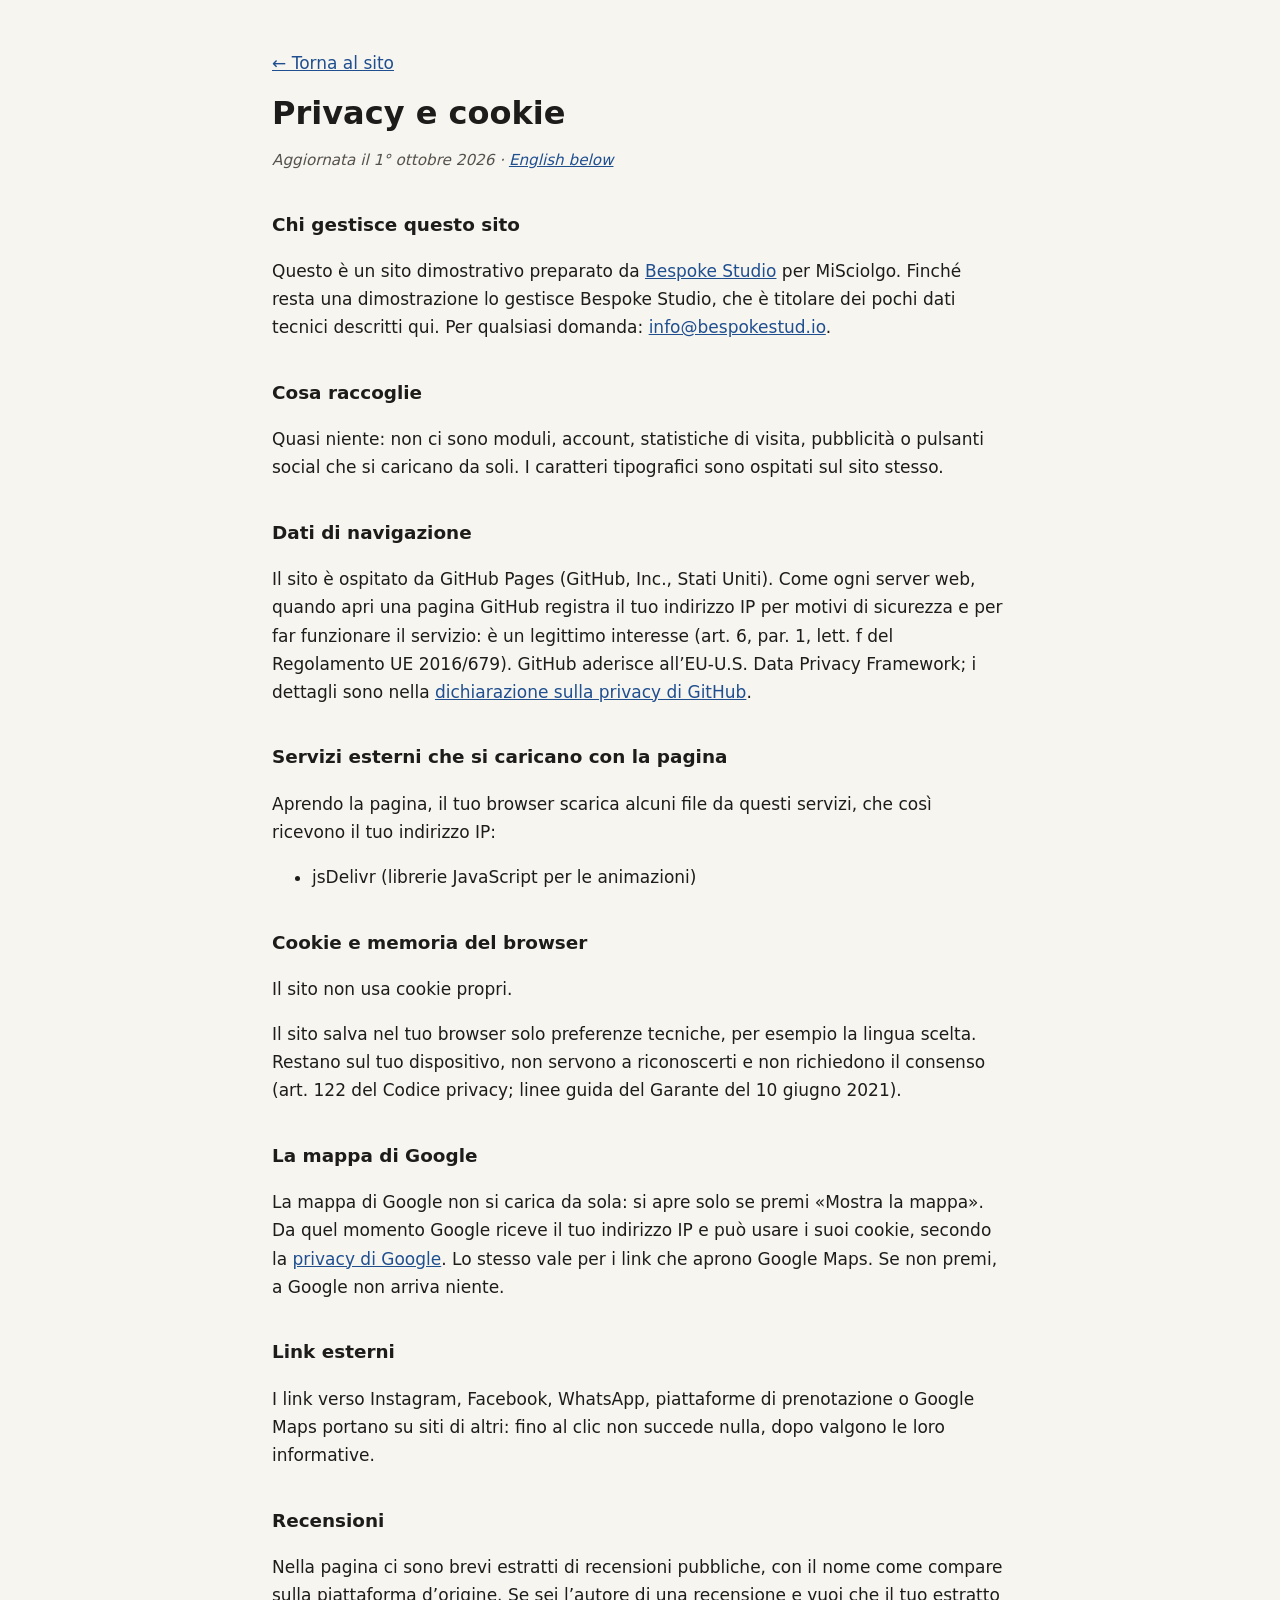
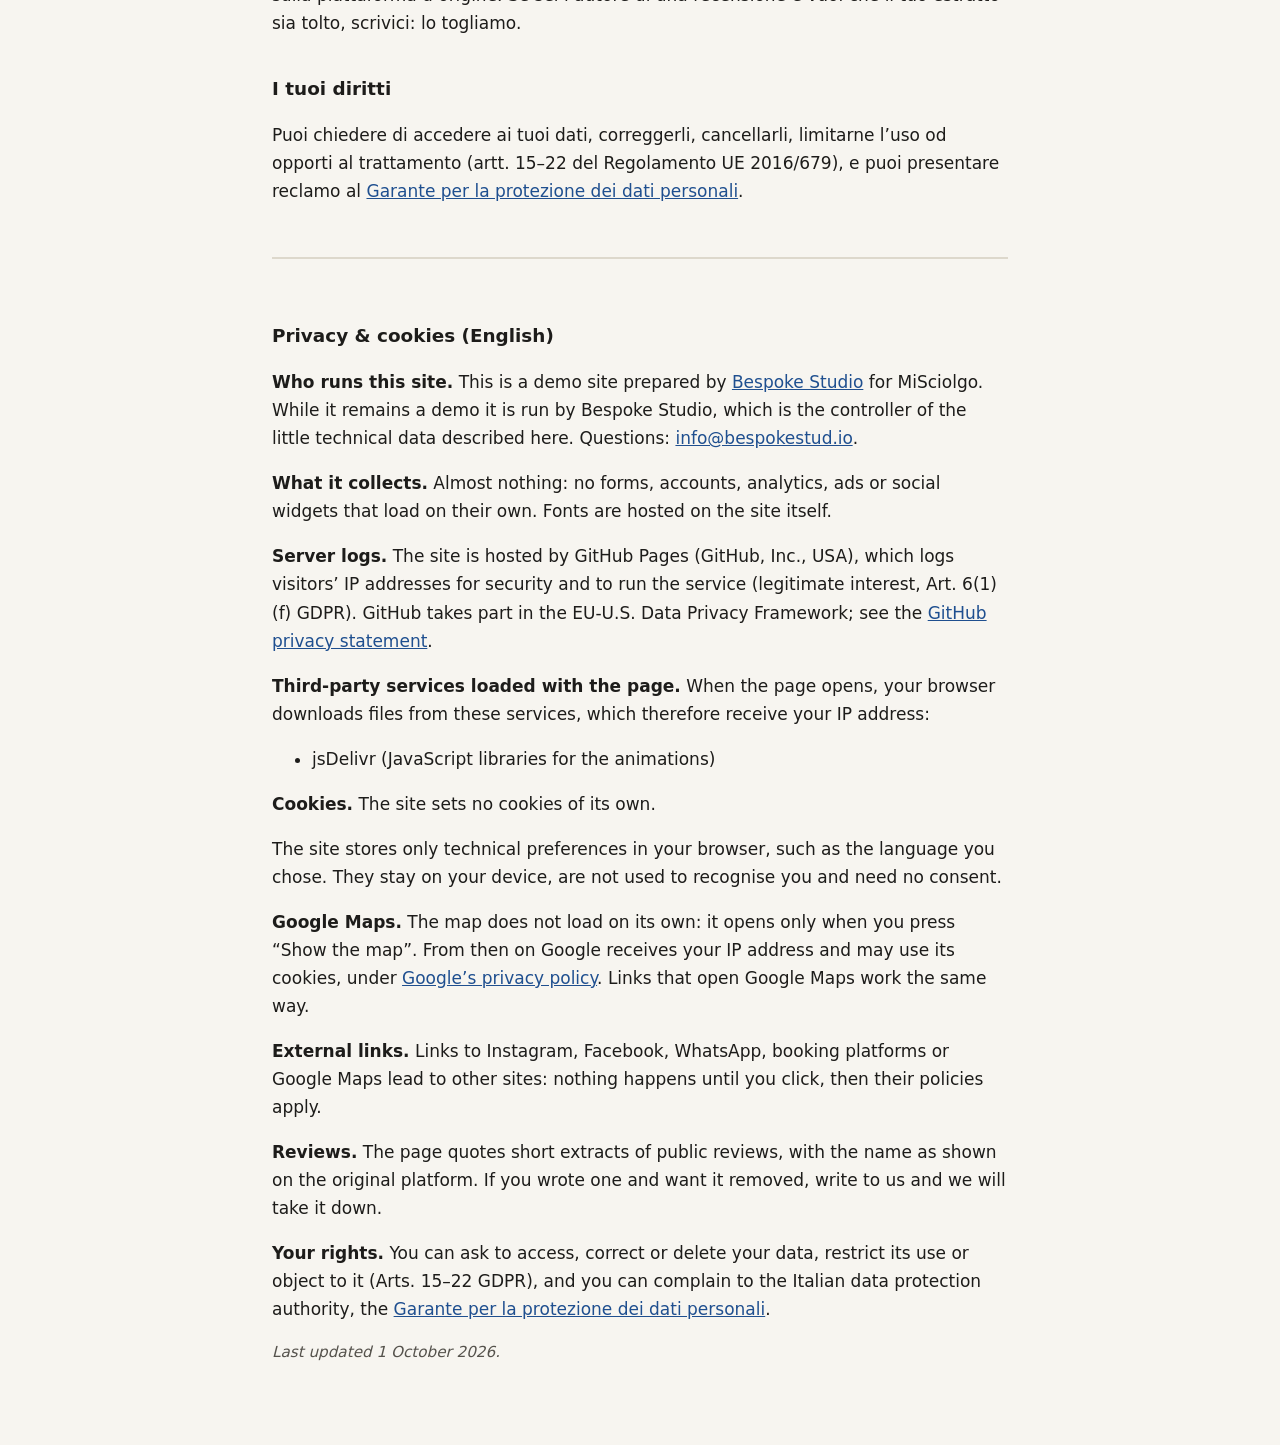
<file: privacy.html>
<!DOCTYPE html>
<html lang="it">
<head>
  <meta charset="UTF-8">
  <meta name="viewport" content="width=device-width, initial-scale=1.0">
  <meta name="robots" content="noindex">
  <title>Privacy e cookie · MiSciolgo</title>
  <meta name="description" content="Informativa privacy e cookie del sito MiSciolgo.">
  <style>
    body { margin: 0; background: #f7f5f0; color: #1d1c1a; font: 17px/1.65 system-ui, -apple-system, "Segoe UI", Roboto, sans-serif; }
    main { max-width: 46rem; margin: 0 auto; padding: 32px 20px 64px; }
    h1 { font-size: 2rem; line-height: 1.2; margin: 0.4em 0 0.2em; }
    h2 { font-size: 1.15rem; margin: 2em 0 0.4em; }
    a { color: #1f4f8f; }
    .data { color: #55524c; font-style: italic; font-size: 0.95rem; }
    .en { margin-top: 3em; padding-top: 1.5em; border-top: 2px solid #ddd8cc; }
    code { font-size: 0.9em; background: #ebe7dc; padding: 0 4px; border-radius: 3px; }
  </style>
</head>
<body>
<main>
  <p><a href="index.html">← Torna al sito</a></p>
  <h1>Privacy e cookie</h1>
  <p class="data">Aggiornata il 1° ottobre 2026 · <a href="#english" lang="en">English below</a></p>
  <h2>Chi gestisce questo sito</h2>
  <p>Questo è un sito dimostrativo preparato da <a href="https://bespokestud.io" rel="noopener">Bespoke Studio</a> per MiSciolgo. Finché resta una dimostrazione lo gestisce Bespoke Studio, che è titolare dei pochi dati tecnici descritti qui. Per qualsiasi domanda: <a href="mailto:info@bespokestud.io">info@bespokestud.io</a>.</p>
  <h2>Cosa raccoglie</h2>
  <p>Quasi niente: non ci sono moduli, account, statistiche di visita, pubblicità o pulsanti social che si caricano da soli. I caratteri tipografici sono ospitati sul sito stesso.</p>
  <h2>Dati di navigazione</h2>
  <p>Il sito è ospitato da GitHub Pages (GitHub, Inc., Stati Uniti). Come ogni server web, quando apri una pagina GitHub registra il tuo indirizzo IP per motivi di sicurezza e per far funzionare il servizio: è un legittimo interesse (art. 6, par. 1, lett. f del Regolamento UE 2016/679). GitHub aderisce all’EU-U.S. Data Privacy Framework; i dettagli sono nella <a href="https://docs.github.com/site-policy/privacy-policies/github-general-privacy-statement" rel="noopener">dichiarazione sulla privacy di GitHub</a>.</p>
  <h2>Servizi esterni che si caricano con la pagina</h2>
  <p>Aprendo la pagina, il tuo browser scarica alcuni file da questi servizi, che così ricevono il tuo indirizzo IP:</p>
  <ul><li>jsDelivr (librerie JavaScript per le animazioni)</li></ul>
  <h2>Cookie e memoria del browser</h2>
  <p>Il sito non usa cookie propri.</p>
  <p>Il sito salva nel tuo browser solo preferenze tecniche, per esempio la lingua scelta. Restano sul tuo dispositivo, non servono a riconoscerti e non richiedono il consenso (art. 122 del Codice privacy; linee guida del Garante del 10 giugno 2021).</p>
  <h2>La mappa di Google</h2>
  <p>La mappa di Google non si carica da sola: si apre solo se premi «Mostra la mappa». Da quel momento Google riceve il tuo indirizzo IP e può usare i suoi cookie, secondo la <a href="https://policies.google.com/privacy?hl=it" rel="noopener">privacy di Google</a>. Lo stesso vale per i link che aprono Google Maps. Se non premi, a Google non arriva niente.</p>
  <h2>Link esterni</h2>
  <p>I link verso Instagram, Facebook, WhatsApp, piattaforme di prenotazione o Google Maps portano su siti di altri: fino al clic non succede nulla, dopo valgono le loro informative.</p>
  <h2>Recensioni</h2>
  <p>Nella pagina ci sono brevi estratti di recensioni pubbliche, con il nome come compare sulla piattaforma d’origine. Se sei l’autore di una recensione e vuoi che il tuo estratto sia tolto, scrivici: lo togliamo.</p>
  <h2>I tuoi diritti</h2>
  <p>Puoi chiedere di accedere ai tuoi dati, correggerli, cancellarli, limitarne l’uso od opporti al trattamento (artt. 15–22 del Regolamento UE 2016/679), e puoi presentare reclamo al <a href="https://www.garanteprivacy.it" rel="noopener">Garante per la protezione dei dati personali</a>.</p>
  <div class="en" id="english" lang="en">
    <h2>Privacy &amp; cookies (English)</h2>
    <p><strong>Who runs this site.</strong> This is a demo site prepared by <a href="https://bespokestud.io" rel="noopener">Bespoke Studio</a> for MiSciolgo. While it remains a demo it is run by Bespoke Studio, which is the controller of the little technical data described here. Questions: <a href="mailto:info@bespokestud.io">info@bespokestud.io</a>.</p>
    <p><strong>What it collects.</strong> Almost nothing: no forms, accounts, analytics, ads or social widgets that load on their own. Fonts are hosted on the site itself.</p>
    <p><strong>Server logs.</strong> The site is hosted by GitHub Pages (GitHub, Inc., USA), which logs visitors’ IP addresses for security and to run the service (legitimate interest, Art. 6(1)(f) GDPR). GitHub takes part in the EU-U.S. Data Privacy Framework; see the <a href="https://docs.github.com/site-policy/privacy-policies/github-general-privacy-statement" rel="noopener">GitHub privacy statement</a>.</p>
    <p><strong>Third-party services loaded with the page.</strong> When the page opens, your browser downloads files from these services, which therefore receive your IP address:</p><ul><li>jsDelivr (JavaScript libraries for the animations)</li></ul>
    <p><strong>Cookies.</strong> The site sets no cookies of its own.</p>
    <p>The site stores only technical preferences in your browser, such as the language you chose. They stay on your device, are not used to recognise you and need no consent.</p>
    <p><strong>Google Maps.</strong> The map does not load on its own: it opens only when you press “Show the map”. From then on Google receives your IP address and may use its cookies, under <a href="https://policies.google.com/privacy?hl=en" rel="noopener">Google’s privacy policy</a>. Links that open Google Maps work the same way.</p>
    <p><strong>External links.</strong> Links to Instagram, Facebook, WhatsApp, booking platforms or Google Maps lead to other sites: nothing happens until you click, then their policies apply.</p>
    <p><strong>Reviews.</strong> The page quotes short extracts of public reviews, with the name as shown on the original platform. If you wrote one and want it removed, write to us and we will take it down.</p>
    <p><strong>Your rights.</strong> You can ask to access, correct or delete your data, restrict its use or object to it (Arts. 15–22 GDPR), and you can complain to the Italian data protection authority, the <a href="https://www.garanteprivacy.it" rel="noopener">Garante per la protezione dei dati personali</a>.</p>
    <p class="data">Last updated 1 October 2026.</p>
  </div>
</main>
</body>
</html>
</file>
